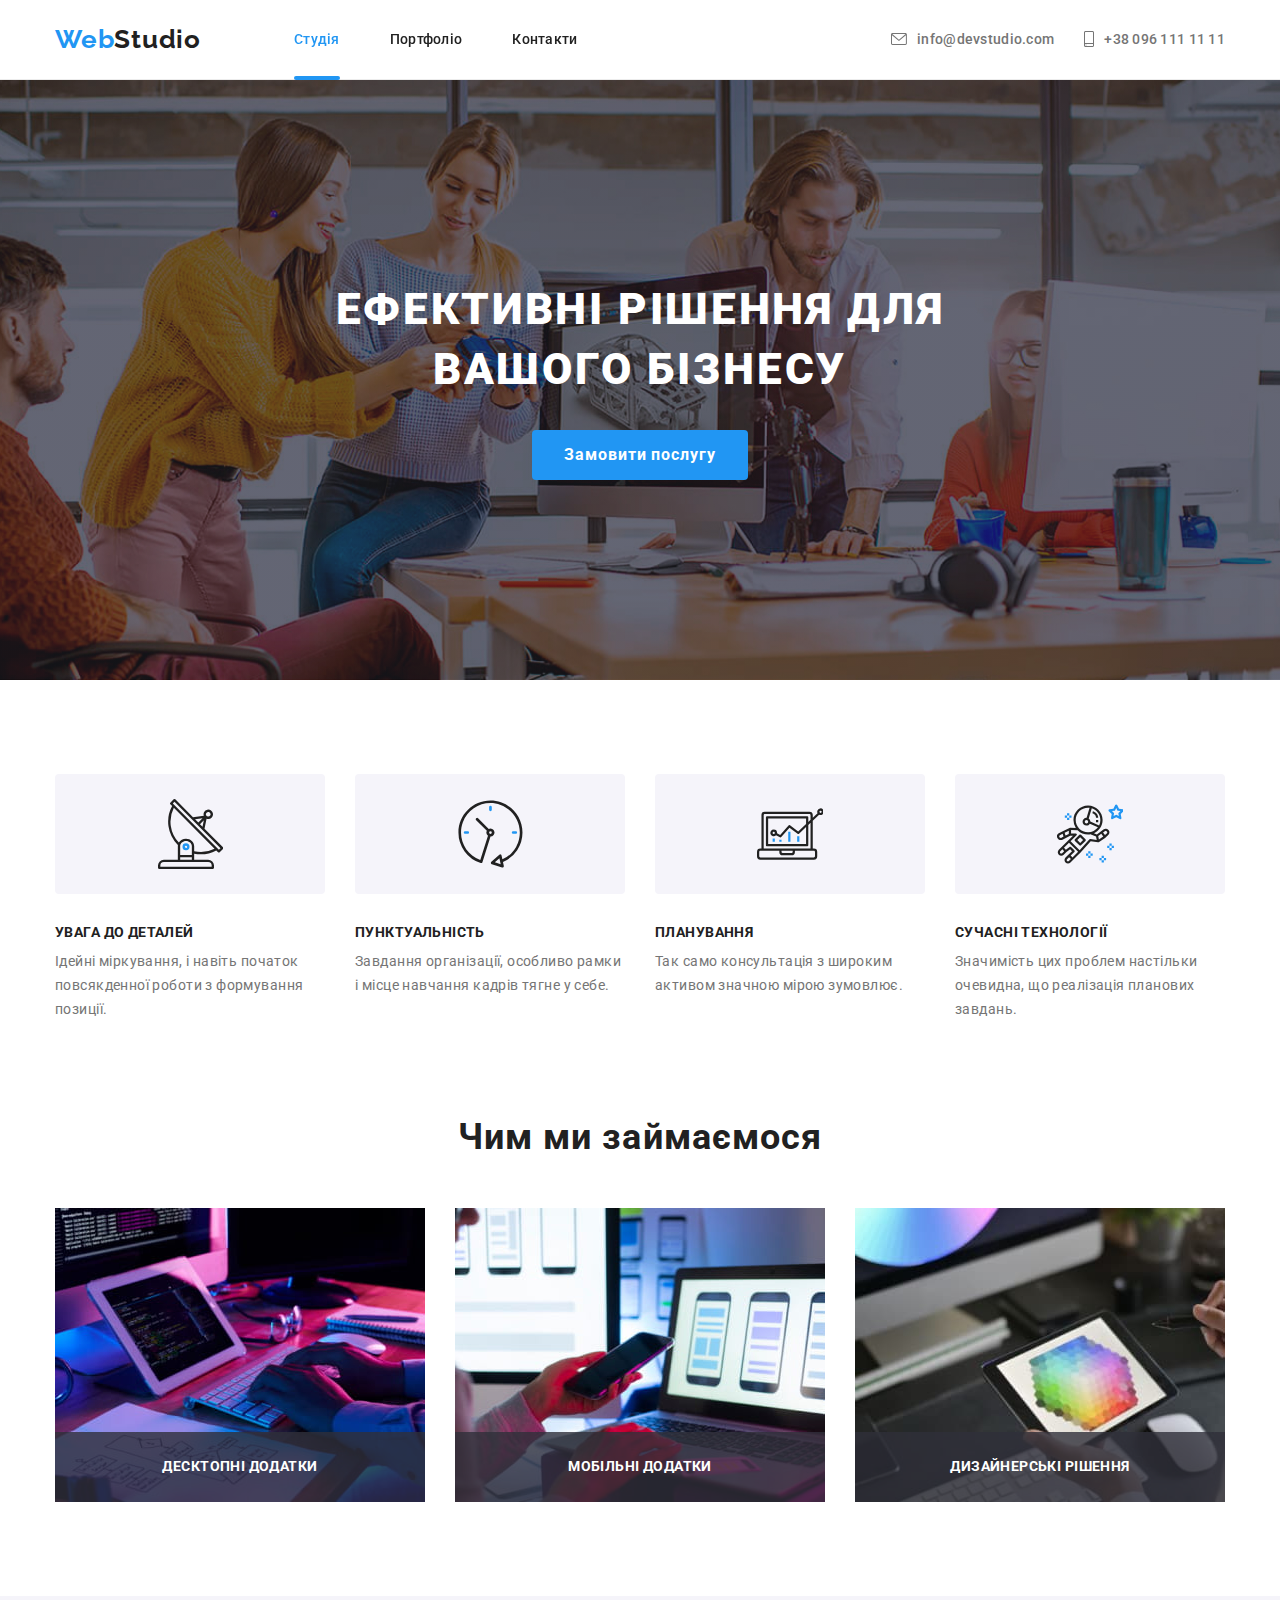
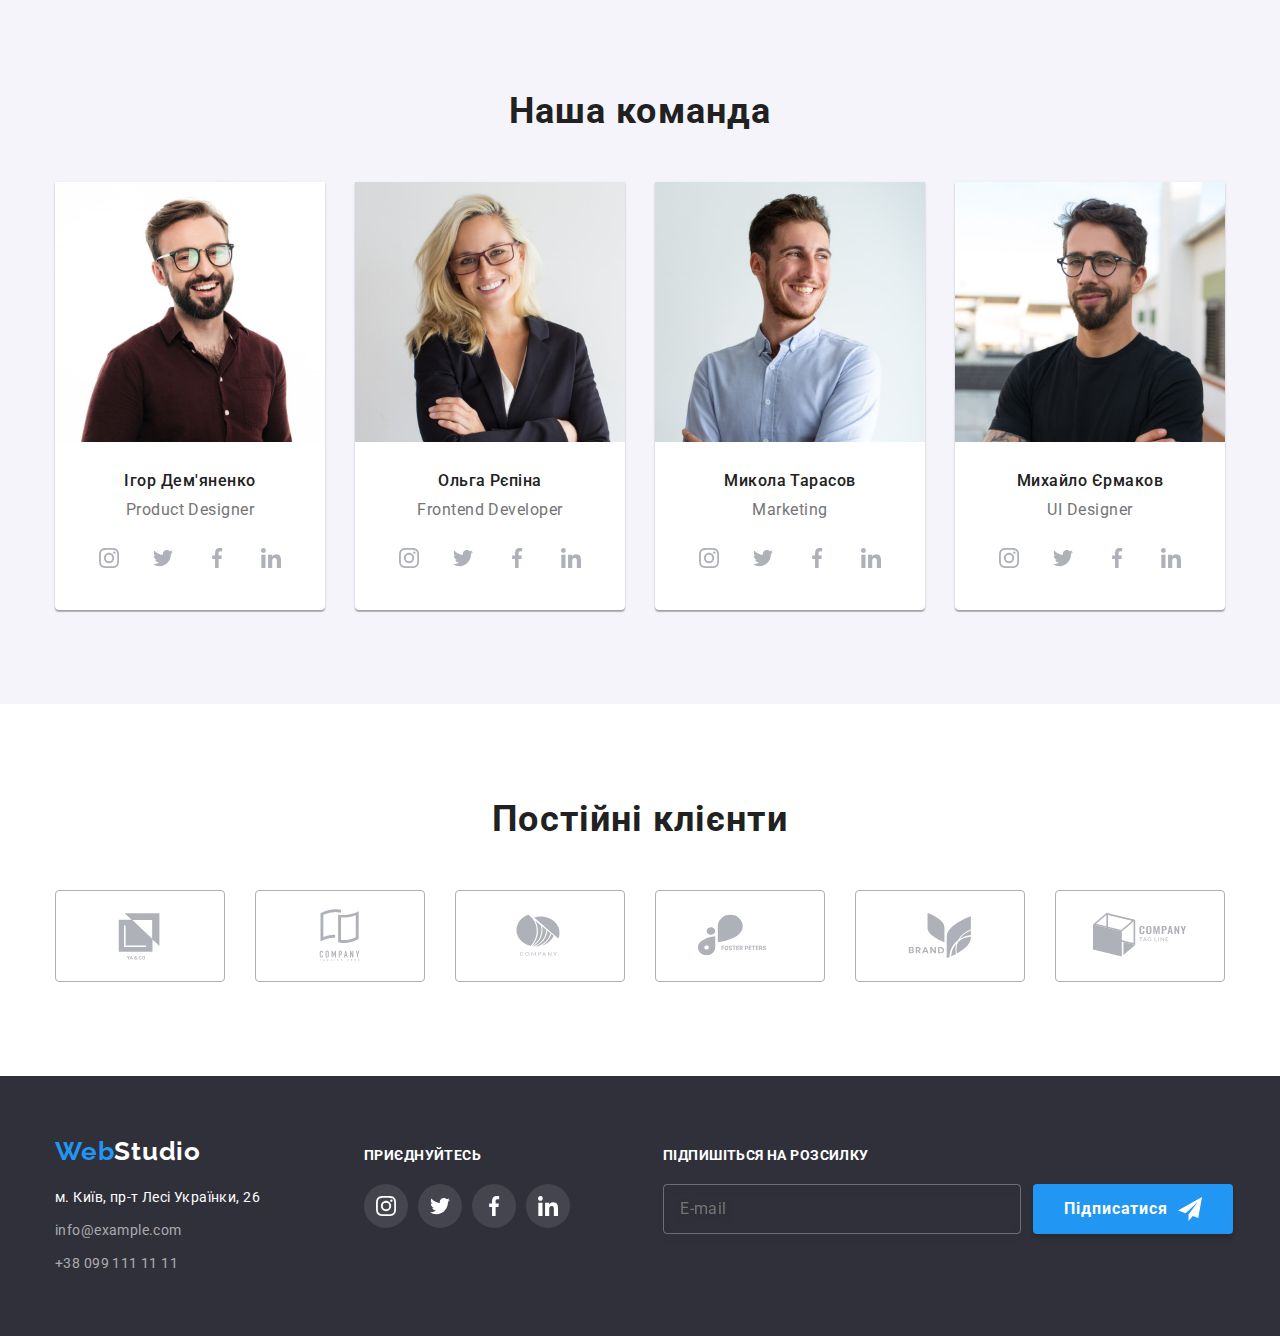
<file: index.html>
<!DOCTYPE html>
<html lang="uk">
  <head>
    <meta charset="UTF-8" />
    <meta http-equiv="X-UA-Compatible" content="IE=edge" />
    <meta name="viewport" content="width=device-width, initial-scale=1.0" />
    <title>WebStudio</title>
    <link
      rel="stylesheet"
      href="https://cdnjs.cloudflare.com/ajax/libs/modern-normalize/1.1.0/modern-normalize.css"
      integrity="sha512-Y0MM+V6ymRKN2zStTqzQ227DWhhp4Mzdo6gnlRnuaNCbc+YN/ZH0sBCLTM4M0oSy9c9VKiCvd4Jk44aCLrNS5Q=="
      crossorigin="anonymous"
      referrerpolicy="no-referrer"
    />
    <link rel="preconnect" href="https://fonts.googleapis.com" />
    <link rel="preconnect" href="https://fonts.gstatic.com" crossorigin />
    <link
      href="https://fonts.googleapis.com/css2?family=Raleway:wght@700&family=Roboto:wght@400;500;700;900&display=swap"
      rel="stylesheet"
    />
    <link rel="stylesheet" href="./css/styles.css" />
  </head>
  <body>
    <header class="header">
      <div class="container header-container">
        <a class="logo link" href="./index.html">
          <span class="logo-part">Web</span>Studio
        </a>
        <nav class="navigation">
          <ul class="navigation-list list">
            <li class="navigation-item">
              <a class="link current" href="./index.html">Студія</a>
            </li>
            <li class="navigation-item">
              <a class="link" href="./portfolio.html">Портфоліо</a>
            </li>
            <li class="navigation-item">
              <a class="link" href="">Контакти</a>
            </li>
          </ul>
        </nav>
        <ul class="navigation-contacts list">
          <li class="navigation-contacts-item">
            <a class="link" href="mailto:info@devstudio.com">
              <svg class="header-contacts-icon" width="16" height="12">
                <use href="./images/icons.svg#icon-envelope"></use>
              </svg>
              info@devstudio.com
            </a>
          </li>
          <li class="navigation-contacts-item">
            <a class="link" href="tel:+380961111111">
              <svg class="header-contacts-icon" width="10" height="16">
                <use href="./images/icons.svg#icon-smartphone"></use>
              </svg>
              +38 096 111 11 11
            </a>
          </li>
        </ul>
      </div>
    </header>
    <main>
      <section class="hero">
        <div class="container">
          <h1 class="hero-title">Ефективні рішення для вашого бізнесу</h1>
          <button class="hero-btn" type="button" data-modal-open>
            Замовити послугу
          </button>
        </div>
      </section>
      <section class="about">
        <div class="container">
          <ul class="about-list list">
            <li class="about-list-item">
              <div class="about-icon-box">
                <svg class="about-icon" width="66.96" height="70">
                  <use href="./images/icons.svg#icon-antenna"></use>
                </svg>
              </div>
              <h3 class="about-list-title">Увага до деталей</h3>
              <p class="about-list-text">
                Ідейні міркування, і навіть початок повсякденної роботи з
                формування позиції.
              </p>
            </li>
            <li class="about-list-item">
              <div class="about-icon-box">
                <svg class="about-icon" width="66.96" height="70">
                  <use href="./images/icons.svg#icon-clock"></use>
                </svg>
              </div>
              <h3 class="about-list-title">Пунктуальність</h3>
              <p class="about-list-text">
                Завдання організації, особливо рамки і місце навчання кадрів
                тягне у себе.
              </p>
            </li>
            <li class="about-list-item">
              <div class="about-icon-box">
                <svg class="about-icon" width="66.96" height="70">
                  <use href="./images/icons.svg#icon-diagram"></use>
                </svg>
              </div>
              <h3 class="about-list-title">Планування</h3>
              <p class="about-list-text">
                Так само консультація з широким активом значною мірою зумовлює.
              </p>
            </li>
            <li class="about-list-item">
              <div class="about-icon-box">
                <svg class="about-icon" width="66.96" height="70">
                  <use href="./images/icons.svg#icon-astronaut"></use>
                </svg>
              </div>
              <h3 class="about-list-title">Сучасні технології</h3>
              <p class="about-list-text">
                Значимість цих проблем настільки очевидна, що реалізація
                планових завдань.
              </p>
            </li>
          </ul>
        </div>
      </section>
      <section class="ocupation">
        <div class="container">
          <h2 class="ocupation-title">Чим ми займаємося</h2>
          <ul class="ocupation-list list">
            <li class="ocupation-list-item">
              <img
                src="./images/ocupation-1.jpg"
                alt="Наша занятость"
                width="370"
                height="294"
              />
              <p class="ocupation-top-text">Десктопні додатки</p>
            </li>
            <li class="ocupation-list-item">
              <img
                src="./images/ocupation-2.jpg"
                alt="Наша занятость"
                width="370"
                height="294"
              />
              <p class="ocupation-top-text">Мобільні додатки</p>
            </li>
            <li class="ocupation-list-item">
              <img
                src="./images/ocupation-3.jpg"
                alt="Наша занятость"
                width="370"
                height="294"
              />
              <p class="ocupation-top-text">Дизайнерські рішення</p>
            </li>
          </ul>
        </div>
      </section>
      <section class="team">
        <div class="container">
          <h2 class="team-title">Наша команда</h2>
          <ul class="team-list list">
            <li class="team-list-item">
              <img
                src="./images/team-1.jpg"
                alt="Наша команда"
                width="270"
                height="260"
              />
              <div class="team-desc">
                <h3 class="team-name">Ігор Дем'яненко</h3>
                <p class="team-text">Product Designer</p>
                <ul class="team-soc list">
                  <li class="team-soc-item">
                    <a href="" class="team-soc-link link">
                      <svg class="team-soc-icon" width="20" height="20">
                        <use href="./images/icons.svg#icon-instagram"></use>
                      </svg>
                    </a>
                  </li>
                  <li class="team-soc-item">
                    <a href="" class="team-soc-link link">
                      <svg class="team-soc-icon" width="20" height="20">
                        <use href="./images/icons.svg#icon-twitter"></use>
                      </svg>
                    </a>
                  </li>
                  <li class="team-soc-item">
                    <a href="" class="team-soc-link link">
                      <svg class="team-soc-icon" width="20" height="20">
                        <use href="./images/icons.svg#icon-facebook"></use>
                      </svg>
                    </a>
                  </li>
                  <li class="team-soc-item">
                    <a href="" class="team-soc-link link">
                      <svg class="team-soc-icon" width="20" height="20">
                        <use href="./images/icons.svg#icon-linkedin"></use>
                      </svg>
                    </a>
                  </li>
                </ul>
              </div>
            </li>
            <li class="team-list-item">
              <img
                src="./images/team-2.jpg"
                alt="Наша команда"
                width="270"
                height="260"
              />
              <div class="team-desc">
                <h3 class="team-name">Ольга Рєпіна</h3>
                <p class="team-text">Frontend Developer</p>
                <ul class="team-soc list">
                  <li class="team-soc-item">
                    <a href="" class="team-soc-link link">
                      <svg class="team-soc-icon" width="20" height="20">
                        <use href="./images/icons.svg#icon-instagram"></use>
                      </svg>
                    </a>
                  </li>
                  <li class="team-soc-item">
                    <a href="" class="team-soc-link link">
                      <svg class="team-soc-icon" width="20" height="20">
                        <use href="./images/icons.svg#icon-twitter"></use>
                      </svg>
                    </a>
                  </li>
                  <li class="team-soc-item">
                    <a href="" class="team-soc-link link">
                      <svg class="team-soc-icon" width="20" height="20">
                        <use href="./images/icons.svg#icon-facebook"></use>
                      </svg>
                    </a>
                  </li>
                  <li class="team-soc-item">
                    <a href="" class="team-soc-link link">
                      <svg class="team-soc-icon" width="20" height="20">
                        <use href="./images/icons.svg#icon-linkedin"></use>
                      </svg>
                    </a>
                  </li>
                </ul>
              </div>
            </li>
            <li class="team-list-item">
              <img
                src="./images/team-3.jpg"
                alt="Наша команда"
                width="270"
                height="260"
              />
              <div class="team-desc">
                <h3 class="team-name">Микола Тарасов</h3>
                <p class="team-text">Marketing</p>
                <ul class="team-soc list">
                  <li class="team-soc-item">
                    <a href="" class="team-soc-link link">
                      <svg class="team-soc-icon" width="20" height="20">
                        <use href="./images/icons.svg#icon-instagram"></use>
                      </svg>
                    </a>
                  </li>
                  <li class="team-soc-item">
                    <a href="" class="team-soc-link link">
                      <svg class="team-soc-icon" width="20" height="20">
                        <use href="./images/icons.svg#icon-twitter"></use>
                      </svg>
                    </a>
                  </li>
                  <li class="team-soc-item">
                    <a href="" class="team-soc-link link">
                      <svg class="team-soc-icon" width="20" height="20">
                        <use href="./images/icons.svg#icon-facebook"></use>
                      </svg>
                    </a>
                  </li>
                  <li class="team-soc-item">
                    <a href="" class="team-soc-link link">
                      <svg class="team-soc-icon" width="20" height="20">
                        <use href="./images/icons.svg#icon-linkedin"></use>
                      </svg>
                    </a>
                  </li>
                </ul>
              </div>
            </li>
            <li class="team-list-item">
              <img
                src="./images/team-4.jpg"
                alt="Наша команда"
                width="270"
                height="260"
              />
              <div class="team-desc">
                <h3 class="team-name">Михайло Єрмаков</h3>
                <p class="team-text">UI Designer</p>
                <ul class="team-soc list">
                  <li class="team-soc-item">
                    <a href="" class="team-soc-link link">
                      <svg class="team-soc-icon" width="20" height="20">
                        <use href="./images/icons.svg#icon-instagram"></use>
                      </svg>
                    </a>
                  </li>
                  <li class="team-soc-item">
                    <a href="" class="team-soc-link link">
                      <svg class="team-soc-icon" width="20" height="20">
                        <use href="./images/icons.svg#icon-twitter"></use>
                      </svg>
                    </a>
                  </li>
                  <li class="team-soc-item">
                    <a href="" class="team-soc-link link">
                      <svg class="team-soc-icon" width="20" height="20">
                        <use href="./images/icons.svg#icon-facebook"></use>
                      </svg>
                    </a>
                  </li>
                  <li class="team-soc-item">
                    <a href="" class="team-soc-link link">
                      <svg class="team-soc-icon" width="20" height="20">
                        <use href="./images/icons.svg#icon-linkedin"></use>
                      </svg>
                    </a>
                  </li>
                </ul>
              </div>
            </li>
          </ul>
        </div>
      </section>
      <section class="clients">
        <div class="container">
          <h2 class="clients-title">Постійні клієнти</h2>
          <ul class="clients-list list">
            <li class="clients-item">
              <a href="" class="clients-link link">
                <svg class="clients-icon" width="106" height="60">
                  <use href="./images/icons.svg#icon-company-1"></use>
                </svg>
              </a>
            </li>
            <li class="clients-item">
              <a href="" class="clients-link link">
                <svg class="clients-icon" width="106" height="60">
                  <use href="./images/icons.svg#icon-company-2"></use>
                </svg>
              </a>
            </li>
            <li class="clients-item">
              <a href="" class="clients-link link">
                <svg class="clients-icon" width="106" height="60">
                  <use href="./images/icons.svg#icon-company-3"></use>
                </svg>
              </a>
            </li>
            <li class="clients-item">
              <a href="" class="clients-link link">
                <svg class="clients-icon" width="106" height="60">
                  <use href="./images/icons.svg#icon-company-4"></use>
                </svg>
              </a>
            </li>
            <li class="clients-item">
              <a href="" class="clients-link link">
                <svg class="clients-icon" width="106" height="60">
                  <use href="./images/icons.svg#icon-company-5"></use>
                </svg>
              </a>
            </li>
            <li class="clients-item">
              <a href="" class="clients-link link">
                <svg class="clients-icon" width="106" height="60">
                  <use href="./images/icons.svg#icon-company-6"></use>
                </svg>
              </a>
            </li>
          </ul>
        </div>
      </section>
    </main>
    <footer class="footer">
      <div class="container footer-box">
        <div>
          <a class="footer-logo logo link" href="./index.html">
            <span class="logo-part">Web</span>Studio
          </a>
          <address class="footer-adress">
            <ul class="footer-list list">
              <li class="footer-list-item">
                <a
                  class="link"
                  href="https://goo.gl/maps/cDDHnSAx8AyoMv9Q9"
                  target="_blank"
                  rel="noopener nofollow norefferer"
                  >м. Київ, пр-т Лесі Українки, 26
                </a>
              </li>
              <li class="footer-list-item">
                <a class="link" href="mailto:info@example.com"
                  >info@example.com</a
                >
              </li>
              <li class="footer-list-item">
                <a class="link" href="tel:+380991111111">+38 099 111 11 11</a>
              </li>
            </ul>
          </address>
        </div>
        <div class="footer-soc">
          <h3 class="footer-soc-title">Приєднуйтесь</h3>
          <ul class="footer-soc-list list">
            <li class="footer-soc-item">
              <a href="" class="footer-soc-link link">
                <svg class="footer-soc-icon" width="20" height="20">
                  <use href="./images/icons.svg#icon-instagram"></use>
                </svg>
              </a>
            </li>
            <li class="footer-soc-item">
              <a href="" class="footer-soc-link link">
                <svg class="footer-soc-icon" width="20" height="20">
                  <use href="./images/icons.svg#icon-twitter"></use>
                </svg>
              </a>
            </li>
            <li class="footer-soc-item">
              <a href="" class="footer-soc-link link">
                <svg class="footer-soc-icon" width="20" height="20">
                  <use href="./images/icons.svg#icon-facebook"></use>
                </svg>
              </a>
            </li>
            <li class="footer-soc-item">
              <a href="" class="footer-soc-link link">
                <svg class="footer-soc-icon" width="20" height="20">
                  <use href="./images/icons.svg#icon-linkedin"></use>
                </svg>
              </a>
            </li>
          </ul>
        </div>
        <div class="footer-subsribe">
          <h3 class="footer-subscribe-title">Підпишіться на розсилку</h3>
          <form action="" class="footer-subcribe-form">
            <label>
              <input
                type="text"
                class="footer-input"
                name="subscribe-email"
                placeholder="E-mail"
              />
            </label>
            <button class="footer-subscribe-button" type="submit">
              Підписатися
              <svg class="backdrop-icon-close" width="24" height="24">
                <use href="./images/icons.svg#icon-send"></use>
              </svg>
            </button>
          </form>
        </div>
      </div>
    </footer>
    <div class="backdrop is-hidden" data-modal>
      <div class="modal">
        <button class="backdrop-close" type="button" data-modal-close>
          <svg class="backdrop-icon-close" width="10" height="10">
            <use href="./images/icons.svg#icon-close"></use>
          </svg>
        </button>
        <p class="modal-top-text">Залиште свої дані, ми вам передзвонимо</p>
        <form action="" class="modal-form">
          <div class="modal-input-field">
            <label for="">
              Ім'я
              <span class="input-wrap">
                <input class="modal-input" type="text" name="user-name" />
                <svg class="input-logo" width="18" height="18">
                  <use href="./images/icons.svg#icon-person"></use>
                </svg>
              </span>
            </label>
          </div>
          <div class="modal-input-field">
            <label for="">
              Телефон
              <span class="input-wrap">
                <input class="modal-input" type="tel" name="user-tel" />
                <svg class="input-logo" width="18" height="18">
                  <use href="./images/icons.svg#icon-phone"></use>
                </svg>
              </span>
            </label>
          </div>
          <div class="modal-input-field">
            <label for="">
              Пошта
              <span class="input-wrap">
                <input class="modal-input" type="email" name="user-email" />
                <svg class="input-logo" width="18" height="18">
                  <use href="./images/icons.svg#icon-email"></use>
                </svg>
              </span>
            </label>
          </div>
          <div class="modal-input-field">
            <label for="user-comment">
              Коментар
              <textarea
                class="modal-comment"
                name="user-comment"
                id="user-comment"
                placeholder="Введіть текст"
              ></textarea>
            </label>
          </div>
          <div class="modal-input-field modal-check-wrap">
            <label for="user-policy">
              <input
                type="checkbox"
                name="user-policy"
                value="true"
                class="modal-check visibility-hidden"
                id="user-policy"
              />
              <span class="user-policy-text">Погоджуюся з розсилкою та приймаю&nbsp;<a href="" class="user-policy link">Умови договору</a></span>
            </label>
          </div>
          <button class="modal-button" type="submit">Відправити</button>
        </form>
      </div>
    </div>
    <script src="./js/modal.js"></script>
  </body>
</html>
</file>
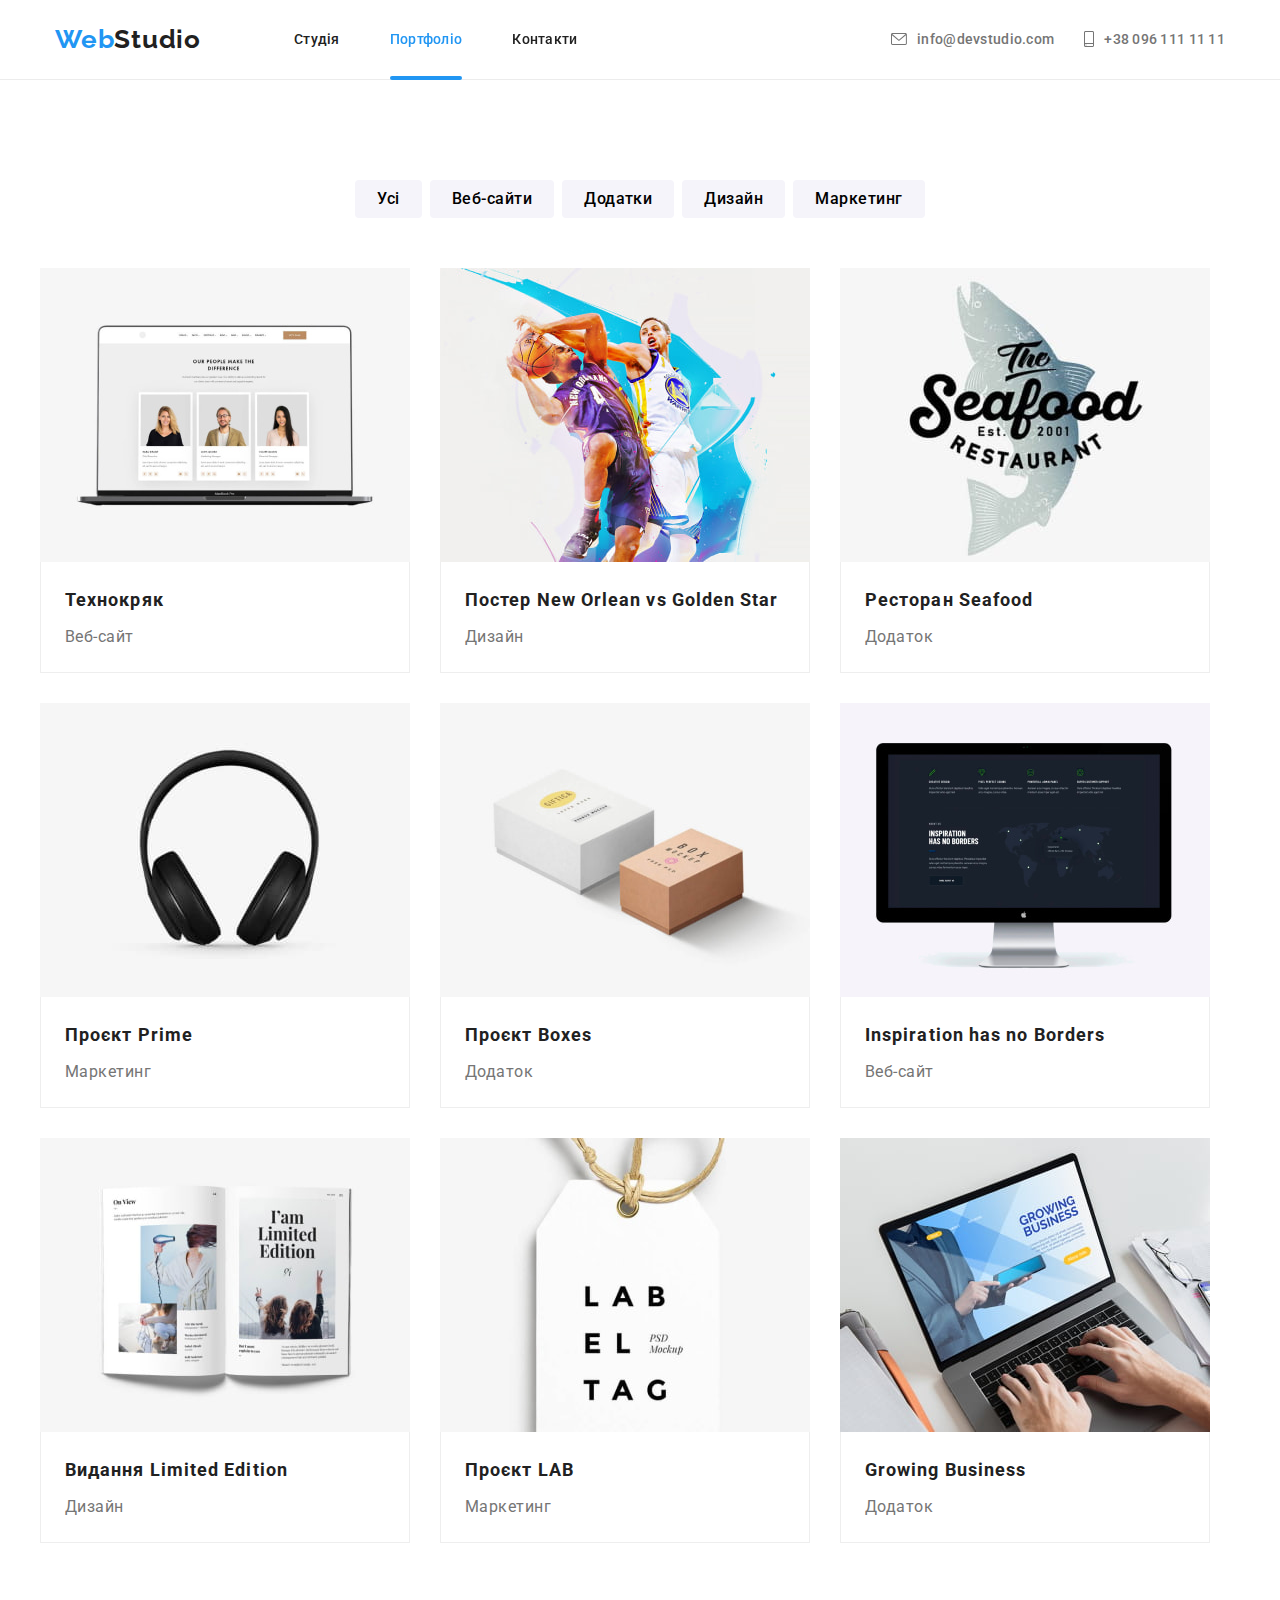
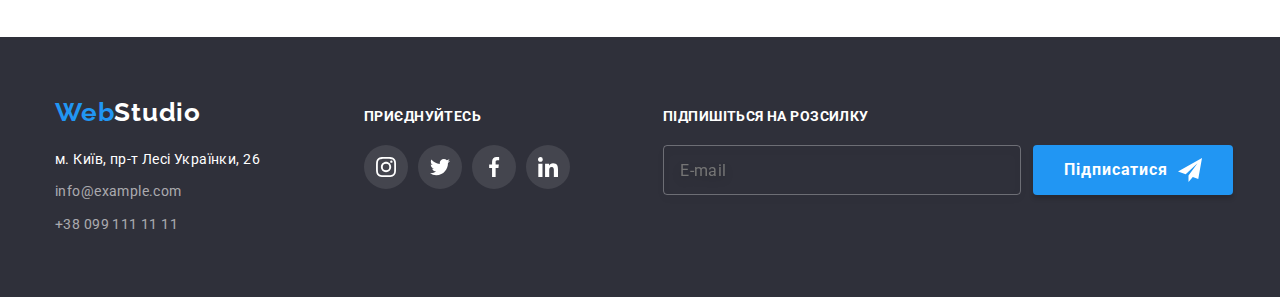
<file: portfolio.html>
<!DOCTYPE html>
<html lang="ru">
  <head>
    <meta charset="UTF-8" />
    <meta http-equiv="X-UA-Compatible" content="IE=edge" />
    <meta name="viewport" content="width=device-width, initial-scale=1.0" />
    <title>Портфолио</title>
    <link
      rel="stylesheet"
      href="https://cdnjs.cloudflare.com/ajax/libs/modern-normalize/1.1.0/modern-normalize.css"
      integrity="sha512-Y0MM+V6ymRKN2zStTqzQ227DWhhp4Mzdo6gnlRnuaNCbc+YN/ZH0sBCLTM4M0oSy9c9VKiCvd4Jk44aCLrNS5Q=="
      crossorigin="anonymous"
      referrerpolicy="no-referrer"
    />
    <link rel="preconnect" href="https://fonts.googleapis.com" />
    <link rel="preconnect" href="https://fonts.gstatic.com" crossorigin />
    <link
      href="https://fonts.googleapis.com/css2?family=Raleway:wght@700&family=Roboto:wght@400;500;700;900&display=swap"
      rel="stylesheet"
    />
    <link rel="stylesheet" href="./css/styles.css" />
  </head>
  <body>
    <header class="header">
      <div class="container header-container">
        <a class="logo link" href="./index.html">
          <span class="logo-part">Web</span>Studio
        </a>
        <nav class="navigation">
          <ul class="navigation-list list">
            <li class="navigation-item">
              <a class="link" href="./index.html">Студія</a>
            </li>
            <li class="navigation-item">
              <a class="link current" href="./portfolio.html">Портфоліо</a>
            </li>
            <li class="navigation-item">
              <a class="link" href="">Контакти</a>
            </li>
          </ul>
        </nav>
        <ul class="navigation-contacts list">
          <li class="navigation-contacts-item">
            <a class="link" href="mailto:info@devstudio.com">
              <svg class="header-contacts-icon" width="16" height="12">
                <use href="./images/icons.svg#icon-envelope"></use>
              </svg>
              info@devstudio.com
            </a>
          </li>
          <li class="navigation-contacts-item">
            <a class="link" href="tel:+380961111111">
              <svg class="header-contacts-icon" width="10" height="16">
                <use href="./images/icons.svg#icon-smartphone"></use>
              </svg>
              +38 096 111 11 11
            </a>
          </li>
        </ul>
      </div>
    </header>
    <main>
      <section class="portfolio">
        <div class="container">
          <ul class="portfolio-btn-list list">
            <li class="portfolio-btn"><button type="button">Усі</button></li>
            <li class="portfolio-btn">
              <button type="button">Веб-сайти</button>
            </li>
            <li class="portfolio-btn">
              <button type="button">Додатки</button>
            </li>
            <li class="portfolio-btn">
              <button type="button">Дизайн</button>
            </li>
            <li class="portfolio-btn">
              <button type="button">Маркетинг</button>
            </li>
          </ul>
          <ul class="portfolio-gallery list">
            <li class="portfolio-gallery-item">
              <div class="portfolio-gallery-top-wrap">
                <img
                  src="./images/portfolio-1.jpg"
                  alt="Portfolio"
                  width="370"
                  height="294"
                />
                <p class="portfolio-gallery-top-text">
                  Ресурс пропонує комплексні пропозиції з різним рівнем
                  функціоналу та сервісів. Все це дозволить відвідувачу отримати
                  вичерпні відомості про компанію чи приватну особу.
                </p>
              </div>
              <div class="portfolio-gallery-desc">
                <h3 class="portfolio-gallery-title">Технокряк</h3>
                <p class="portfolio-gallery-category">Веб-сайт</p>
              </div>
            </li>
            <li class="portfolio-gallery-item">
              <div class="portfolio-gallery-top-wrap">
                <img
                  src="./images/portfolio-2.jpg"
                  alt="Portfolio"
                  width="370"
                  height="294"
                />
                <p class="portfolio-gallery-top-text">
                  Ресурс пропонує комплексні пропозиції з різним рівнем
                  функціоналу та сервісів. Все це дозволить відвідувачу отримати
                  вичерпні відомості про компанію чи приватну особу.
                </p>
              </div>
              <div class="portfolio-gallery-desc">
                <h3 class="portfolio-gallery-title">
                  Постер New Orlean vs Golden Star
                </h3>
                <p class="portfolio-gallery-category">Дизайн</p>
              </div>
            </li>
            <li class="portfolio-gallery-item">
              <div class="portfolio-gallery-top-wrap">
                <img
                  src="./images/portfolio-3.jpg"
                  alt="Portfolio"
                  width="370"
                  height="294"
                />
                <p class="portfolio-gallery-top-text">
                  Ресурс пропонує комплексні пропозиції з різним рівнем
                  функціоналу та сервісів. Все це дозволить відвідувачу отримати
                  вичерпні відомості про компанію чи приватну особу.
                </p>
              </div>
              <div class="portfolio-gallery-desc">
                <h3 class="portfolio-gallery-title">Ресторан Seafood</h3>
                <p class="portfolio-gallery-category">Додаток</p>
              </div>
            </li>
            <li class="portfolio-gallery-item">
              <div class="portfolio-gallery-top-wrap">
                <img
                  src="./images/portfolio-4.jpg"
                  alt="Portfolio"
                  width="370"
                  height="294"
                />
                <p class="portfolio-gallery-top-text">
                  Ресурс пропонує комплексні пропозиції з різним рівнем
                  функціоналу та сервісів. Все це дозволить відвідувачу отримати
                  вичерпні відомості про компанію чи приватну особу.
                </p>
              </div>
              <div class="portfolio-gallery-desc">
                <h3 class="portfolio-gallery-title">Проєкт Prime</h3>
                <p class="portfolio-gallery-category">Маркетинг</p>
              </div>
            </li>
            <li class="portfolio-gallery-item">
              <div class="portfolio-gallery-top-wrap">
                <img
                  src="./images/portfolio-5.jpg"
                  alt="Portfolio"
                  width="370"
                  height="294"
                />
                <p class="portfolio-gallery-top-text">
                  Ресурс пропонує комплексні пропозиції з різним рівнем
                  функціоналу та сервісів. Все це дозволить відвідувачу отримати
                  вичерпні відомості про компанію чи приватну особу.
                </p>
              </div>
              <div class="portfolio-gallery-desc">
                <h3 class="portfolio-gallery-title">Проєкт Boxes</h3>
                <p class="portfolio-gallery-category">Додаток</p>
              </div>
            </li>
            <li class="portfolio-gallery-item">
              <div class="portfolio-gallery-top-wrap">
                <img
                  src="./images/portfolio-6.jpg"
                  alt="Portfolio"
                  width="370"
                  height="294"
                />
                <p class="portfolio-gallery-top-text">
                  Ресурс пропонує комплексні пропозиції з різним рівнем
                  функціоналу та сервісів. Все це дозволить відвідувачу отримати
                  вичерпні відомості про компанію чи приватну особу.
                </p>
              </div>
              <div class="portfolio-gallery-desc">
                <h3 class="portfolio-gallery-title">
                  Inspiration has no Borders
                </h3>
                <p class="portfolio-gallery-category">Веб-сайт</p>
              </div>
            </li>
            <li class="portfolio-gallery-item">
              <div class="portfolio-gallery-top-wrap">
                <img
                  src="./images/portfolio-7.jpg"
                  alt="Portfolio"
                  width="370"
                  height="294"
                />
                <p class="portfolio-gallery-top-text">
                  Ресурс пропонує комплексні пропозиції з різним рівнем
                  функціоналу та сервісів. Все це дозволить відвідувачу отримати
                  вичерпні відомості про компанію чи приватну особу.
                </p>
              </div>
              <div class="portfolio-gallery-desc">
                <h3 class="portfolio-gallery-title">Видання Limited Edition</h3>
                <p class="portfolio-gallery-category">Дизайн</p>
              </div>
            </li>
            <li class="portfolio-gallery-item">
              <div class="portfolio-gallery-top-wrap">
                <img
                  src="./images/portfolio-8.jpg"
                  alt="Portfolio"
                  width="370"
                  height="294"
                />
                <p class="portfolio-gallery-top-text">
                  Ресурс пропонує комплексні пропозиції з різним рівнем
                  функціоналу та сервісів. Все це дозволить відвідувачу отримати
                  вичерпні відомості про компанію чи приватну особу.
                </p>
              </div>
              <div class="portfolio-gallery-desc">
                <h3 class="portfolio-gallery-title">Проєкт LAB</h3>
                <p class="portfolio-gallery-category">Маркетинг</p>
              </div>
            </li>
            <li class="portfolio-gallery-item">
              <div class="portfolio-gallery-top-wrap">
                <img
                  src="./images/portfolio-9.jpg"
                  alt="Portfolio"
                  width="370"
                  height="294"
                />
                <p class="portfolio-gallery-top-text">
                  Ресурс пропонує комплексні пропозиції з різним рівнем
                  функціоналу та сервісів. Все це дозволить відвідувачу отримати
                  вичерпні відомості про компанію чи приватну особу.
                </p>
              </div>
              <div class="portfolio-gallery-desc">
                <h3 class="portfolio-gallery-title">Growing Business</h3>
                <p class="portfolio-gallery-category">Додаток</p>
              </div>
            </li>
          </ul>
        </div>
      </section>
    </main>
    <footer class="footer">
      <div class="container footer-box">
        <div>
          <a class="footer-logo logo link" href="./index.html">
            <span class="logo-part">Web</span>Studio
          </a>
          <address class="footer-adress">
            <ul class="footer-list list">
              <li class="footer-list-item">
                <a
                  class="link"
                  href="https://goo.gl/maps/cDDHnSAx8AyoMv9Q9"
                  target="_blank"
                  rel="noopener nofollow norefferer"
                  >м. Київ, пр-т Лесі Українки, 26
                </a>
              </li>
              <li class="footer-list-item">
                <a class="link" href="mailto:info@example.com"
                  >info@example.com</a
                >
              </li>
              <li class="footer-list-item">
                <a class="link" href="tel:+380991111111">+38 099 111 11 11</a>
              </li>
            </ul>
          </address>
        </div>
        <div class="footer-soc">
          <h3 class="footer-soc-title">Приєднуйтесь</h3>
          <ul class="footer-soc-list list">
            <li class="footer-soc-item">
              <a href="" class="footer-soc-link link">
                <svg class="footer-soc-icon" width="20" height="20">
                  <use href="./images/icons.svg#icon-instagram"></use>
                </svg>
              </a>
            </li>
            <li class="footer-soc-item">
              <a href="" class="footer-soc-link link">
                <svg class="footer-soc-icon" width="20" height="20">
                  <use href="./images/icons.svg#icon-twitter"></use>
                </svg>
              </a>
            </li>
            <li class="footer-soc-item">
              <a href="" class="footer-soc-link link">
                <svg class="footer-soc-icon" width="20" height="20">
                  <use href="./images/icons.svg#icon-facebook"></use>
                </svg>
              </a>
            </li>
            <li class="footer-soc-item">
              <a href="" class="footer-soc-link link">
                <svg class="footer-soc-icon" width="20" height="20">
                  <use href="./images/icons.svg#icon-linkedin"></use>
                </svg>
              </a>
            </li>
          </ul>
        </div>
        <div class="footer-subsribe">
          <h3 class="footer-subscribe-title">Підпишіться на розсилку</h3>
          <form action="" class="footer-subcribe-form">
            <label>
              <input
                type="text"
                class="footer-input"
                name="subscribe-email"
                placeholder="E-mail"
              />
            </label>
            <button class="footer-subscribe-button" type="submit">
              Підписатися
              <svg class="backdrop-icon-close" width="24" height="24">
                <use href="./images/icons.svg#icon-send"></use>
              </svg>
            </button>
          </form>
        </div>
      </div>
    </footer>
  </body>
</html>
</file>
<file: css/styles.css>
:root {
  --accent-color: #2196f3;
  --primary-color: #212121;
}

p,
h1,
h2,
h3,
h4,
h5,
h6 {
  margin: 0;
}

ul {
  margin: 0;
  padding-left: 0;
}

img {
  display: block;
}

body {
  font-family: "Roboto", sans-serif;
  font-size: 14px;
  color: #212121;
}

.list {
  list-style: none;
}

.link {
  text-decoration: none;
  transition: cubic-bezier(0.4, 0, 0.2, 1);
  transition-property: background-color, color, fill, border;
  transition-duration: 250ms;
}

.container {
  width: 1200px;
  padding-left: 15px;
  padding-right: 15px;
  margin: 0 auto;
  /* border: solid 2px red; */
}

.visibility-hidden {
  position: absolute;
  white-space: nowrap;
  width: 1px;
  height: 1px;
  overflow: hidden;
  border: 0;
  padding: 0;
  clip: rect(0 0 0 0);
  clip-path: inset(50%);
  margin: -1px;
}

main {
  padding-top: 80px;
}

/* ----HEADER----- */

.header {
  padding-top: 24px;
  padding-bottom: 25px;
  border-bottom: 1px solid #ececec;
  background-color: #ffffff;
  position: fixed;
  width: 100%;
  z-index: 1;
}

.header-container {
  display: flex;
  align-items: center;
}

.navigation-list {
  display: flex;
  column-gap: 50px;
}

.navigation-item a {
  padding-top: 32px;
  padding-bottom: 32px;
}

.navigation-contacts {
  display: flex;
  margin-left: auto;
  column-gap: 30px;
}

.navigation-contacts-item a {
  display: flex;
  align-items: center;
  gap: 10px;
}

.logo {
  font-family: "Raleway", sans-serif;
  font-weight: 700;
  font-size: 26px;
  line-height: 1.17;
  letter-spacing: 0.03em;
  color: var(--primary-color);
  margin-right: 93px;
}
.logo-part {
  color: var(--accent-color);
}

.navigation-item {
  position: relative;
}

.navigation-item a {
  font-weight: 500;
  line-height: 1.33;
  letter-spacing: 0.02em;
  color: var(--primary-color);
}
.navigation-contacts a {
  font-weight: 500;
  line-height: 1.33;
  letter-spacing: 0.02em;
  color: #757575;
  fill: #757575;
}

.header a:hover,
.header a:focus {
  color: var(--accent-color);
  fill: var(--accent-color);
}

.navigation-item .current {
  color: var(--accent-color);
  position: relative;
}

.current::after {
  content: "";
  display: block;
  height: 4px;
  width: 100%;
  border-radius: 2px;
  background-color: var(--accent-color);
  position: absolute;
  bottom: -1px;
}

/* -----HERO----- */

.hero {
  background-color: #2f303a;
  background-image: linear-gradient(
      rgba(47, 48, 58, 0.4),
      rgba(47, 48, 58, 0.4)
    ),
    url("../images/hero-bg.jpg");
  background-repeat: no-repeat;
  background-position: center;
  background-size: cover;
  padding-top: 200px;
  padding-bottom: 200px;
  max-width: 1600px;
  margin: 0 auto;
}
.hero .container {
  display: flex;
  text-align: center;
  flex-direction: column;
}

.hero-title {
  font-weight: 900;
  font-size: 44px;
  line-height: 1.36;
  letter-spacing: 0.06em;
  text-transform: uppercase;
  color: #ffffff;
  max-width: 700px;
  margin: 0 auto;
}
.hero-btn {
  font-family: "Roboto", sans-serif;
  font-weight: 700;
  font-size: 16px;
  line-height: 1.88;
  letter-spacing: 0.06em;
  color: #ffffff;
  background-color: var(--accent-color);
  cursor: pointer;
  margin: 0 auto;
  margin-top: 30px;
  min-width: 216px;
  min-height: 50px;
  background: #2196f3;
  padding-left: 0 auto;
  padding-right: 0 auto;
  border: transparent;
  border-radius: 4px;
}

/* -----ABOUT----- */

.about {
  padding-top: 94px;
  padding-bottom: 94px;
}
.about-list {
  display: flex;
  justify-content: center;
  column-gap: 30px;
}

.about-list-item {
  max-width: 270px;
}

.about-icon-box {
  width: 270px;
  height: 120px;
  background-color: #f5f4fa;
  border-radius: 4px;
  display: flex;
  align-items: center;
  justify-content: center;
}

.about-list-title {
  font-weight: 700;
  font-size: 14px;
  line-height: 1.17;
  letter-spacing: 0.03em;
  text-transform: uppercase;
  padding-top: 30px;
  padding-bottom: 10px;
}
.about-list-text {
  line-height: 1.71;
  letter-spacing: 0.03em;
  color: #757575;
}

/* -----OCUPATION----- */

.ocupation {
  padding-bottom: 94px;
}
.ocupation-title {
  font-weight: 700;
  font-size: 36px;
  line-height: 1.17;
  text-align: center;
  letter-spacing: 0.03em;
  margin-bottom: 50px;
}
.ocupation-list {
  display: flex;
  justify-content: center;
  column-gap: 30px;
}

.ocupation-list-item {
  position: relative;
  width: calc((100%-60) / 3);
}

.ocupation-top-text {
  font-weight: 700;
  font-size: 14px;
  line-height: 1.14;
  text-align: center;
  letter-spacing: 0.03em;
  text-transform: uppercase;
  color: #ffffff;
  position: absolute;
  width: 100%;
  bottom: 0;
  padding-top: 27px;
  padding-bottom: 27px;
  text-align: center;
  background-color: rgba(47, 48, 58, 0.8);
}

/* -----TEAM----- */

.team {
  background-color: #f5f4fa;
  padding-top: 94px;
  padding-bottom: 94px;
}
.team-title {
  font-weight: 700;
  font-size: 36px;
  line-height: 1.17;
  text-align: center;
  letter-spacing: 0.03em;
  margin-bottom: 50px;
}
.team-list {
  display: flex;
  column-gap: 30px;
}

.team-list-item {
  background-color: #fff;
  border-radius: 0px 0px 4px 4px;
  box-shadow: 0px 1px 3px rgba(0, 0, 0, 0.12), 0px 1px 1px rgba(0, 0, 0, 0.14),
    0px 2px 1px rgba(0, 0, 0, 0.2);
}
.team-name {
  font-weight: 500;
  font-size: 16px;
  line-height: 1.17;
  text-align: center;
  letter-spacing: 0.03em;
}
.team-text {
  font-size: 16px;
  line-height: 1.17;
  text-align: center;
  letter-spacing: 0.03em;
  color: #757575;
  padding-left: 5px;
  padding-right: 5px;
  margin-top: 10px;
  margin-bottom: 16px;
}

.team-soc {
  display: flex;
  justify-content: center;
  gap: 10px;
}
.team-soc-link {
  width: 44px;
  height: 44px;
  border-radius: 50%;
  background-color: #ffffff;
  display: flex;
  align-items: center;
  justify-content: center;
}

.team-soc-link:hover,
.team-soc-link:focus {
  background-color: var(--accent-color);
}

.team-soc-link:hover .team-soc-icon,
.team-soc-link:focus .team-soc-icon {
  fill: #ffffff;
}

.team-soc-icon {
  fill: #afb1b8;
  transition: cubic-bezier(0.4, 0, 0.2, 1);
  transition-property: fill;
  transition-duration: 250ms;
}

.team-desc {
  padding-top: 30px;
  padding-bottom: 30px;
}

/* -----Clients----- */

.clients {
  padding-top: 94px;
  padding-bottom: 94px;
}

.clients-title {
  font-size: 36px;
  line-height: 1.17;
  margin-bottom: 50px;
  letter-spacing: 0.03em;
  text-align: center;
}
.clients-list {
  display: flex;
  gap: 30px;
  justify-content: center;
}

.clients-item {
  width: 170px;
  height: 92px;
}

.clients-link {
  display: flex;
  width: 100%;
  height: 100%;
  justify-content: center;
  align-items: center;
  border: 1px solid #afb1b8;
  border-radius: 4px;
}

.clients-icon {
  fill: #afb1b8;
  transition: cubic-bezier(0.4, 0, 0.2, 1);
  transition-property: fill;
  transition-duration: 250ms;
}

.clients-link:hover,
.clients-link:focus {
  border: 1px solid var(--accent-color);
}

.clients-link:hover .clients-icon,
.clients-link:focus .clients-icon {
  fill: var(--accent-color);
}

/* -----PORTFOLIO----- */

.portfolio {
  padding-top: 100px;
  padding-bottom: 94px;
}

.portfolio .container {
  padding-left: 0;
  padding-right: 0;
}

.portfolio-btn-list {
  display: flex;
  justify-content: center;
  flex-direction: row;
  column-gap: 8px;
}

.portfolio-btn button {
  display: flex;
  justify-content: center;
  flex-direction: row;
  column-gap: 8px;
  background: #f5f4fa;
  border-radius: 4px;
  border: transparent;
  padding: 6px 22px;
  transition: cubic-bezier(0.4, 0, 0.2, 1);
  transition-property: background-color, color, box-shadow;
  transition-duration: 250ms;
}

.portfolio-btn button:hover,
.portfolio-btn button:focus {
  background-color: var(--accent-color);
  color: #ffffff;
  box-shadow: 0px 3px 1px rgba(0, 0, 0, 0.1), 0px 1px 2px rgba(0, 0, 0, 0.08),
    0px 2px 2px rgba(0, 0, 0, 0.12);
}

.portfolio-btn button {
  font-family: "Roboto", sans-serif;
  font-weight: 500;
  font-size: 16px;
  line-height: 1.62;
  text-align: center;
  letter-spacing: 0.03em;
  cursor: pointer;
}

.portfolio-gallery {
  margin-top: 50px;
  display: flex;
  flex-wrap: wrap;
  column-gap: 30px;
  row-gap: 30px;
}

.portfolio-gallery-item {
  background: #ffffff;
  width: 370px;
  cursor: pointer;
  transition: cubic-bezier(0.4, 0, 0.2, 1);
  transition-property: box-shadow;
  transition-duration: 250ms;
  position: relative;
}

.portfolio-gallery-top-wrap {
  position: relative;
  overflow: hidden;
}

.portfolio-gallery-top-text {
  font-size: 18px;
  line-height: 1.56;
  letter-spacing: 0.03em;
  color: #ffffff;
  position: absolute;
  top: 0;
  width: 100%;
  height: 100%;
  padding: 63px 24px;
  background-color: rgba(33, 150, 243, 0.9);
  transform: translateY(100%);
  transition: cubic-bezier(0.4, 0, 0.2, 1);
  transition-property: transform;
  transition-duration: 250ms;
  overflow: auto;
}

.portfolio-gallery-desc {
  border: 1px solid #eeeeee;
  border-top: 0;
}

.portfolio-gallery-item:hover,
.portfolio-gallery-item:focus {
  box-shadow: 0px 1px 1px rgba(0, 0, 0, 0.12), 0px 4px 4px rgba(0, 0, 0, 0.06),
    1px 4px 6px rgba(0, 0, 0, 0.16);
}

.portfolio-gallery-item:hover .portfolio-gallery-top-text,
.portfolio-gallery-item:focus .portfolio-gallery-top-text {
  transform: translateY(0%);
}

.portfolio-gallery-desc {
  padding-left: 24px;
  padding-top: 20px;
  padding-bottom: 20px;
}

.portfolio-gallery-title {
  font-weight: 700;
  font-size: 18px;
  line-height: 2;
  letter-spacing: 0.06em;
  margin-bottom: 4px;
}

.portfolio-gallery-category {
  font-size: 16px;
  line-height: 1.88;
  letter-spacing: 0.03em;
  color: #757575;
}

/* -----FOOTER----- */

.footer {
  background-color: #2f303a;
  padding-top: 60px;
  padding-bottom: 60px;
}

.footer-box {
  display: flex;
  gap: 70px;
  align-items: baseline;
}

.footer-logo {
  color: #ffffff;
}

.footer-adress a {
  color: rgba(255, 255, 255, 0.6);
  font-style: normal;
  line-height: 1.71;
  letter-spacing: 0.03em;
}

.footer a[href^="https"] {
  color: #ffffff;
}
.footer-list {
  margin-top: 20px;
  display: flex;
  flex-direction: column;
}

.footer-list-item:not(:last-child) {
  margin-bottom: 9px;
}

.footer a:hover,
.footer a:focus {
  color: var(--accent-color);
}

.footer-soc-title {
  font-weight: 700;
  font-size: 14px;
  line-height: 1.14;
  letter-spacing: 0.03em;
  text-transform: uppercase;
  color: #ffffff;
  margin-bottom: 20px;
}

.footer-soc-list {
  display: flex;
  justify-content: center;
  gap: 10px;
}

.footer-soc-link {
  background-color: rgba(255, 255, 255, 0.1);
  border-radius: 50%;
  width: 44px;
  height: 44px;
  display: flex;
  align-items: center;
  justify-content: center;
}
.footer-soc-icon {
  fill: #ffffff;
}

.footer-soc-link:hover,
.footer-soc-link:focus {
  background-color: var(--accent-color);
}

.footer-subsribe {
  margin-left: 23px;
}

.footer-subscribe-title {
  font-weight: 700;
  font-size: 14px;
  line-height: 1.14;
  letter-spacing: 0.03em;
  text-transform: uppercase;
  color: #ffffff;
  margin-bottom: 20px;
}

.footer-subcribe-form {
  display: flex;
  align-items: center;
  gap: 12px;
}

.footer-input {
  width: 358px;
  height: 50px;
  background-color: transparent;
  border: 1px solid rgba(255, 255, 255, 0.3);
  filter: drop-shadow(0px 4px 4px rgba(0, 0, 0, 0.15));
  border-radius: 4px;
  padding-left: 16px;
  font-weight: 400;
  font-size: 16px;
  line-height: 1.25;
  letter-spacing: 0.03em;
  caret-color: #ffffff;
  transition: border 250ms cubic-bezier(0.4, 0, 0.2, 1);
}

.footer-input:not(:placeholder-shown) {
  color: #ffffff;
}

.footer-input:focus {
  border: 1px solid #ffffff;
  outline: none;
}

.footer-subscribe-button {
  width: 200px;
  height: 50px;
  background: #2196f3;
  box-shadow: 0px 4px 4px rgba(0, 0, 0, 0.15);
  border-radius: 4px;
  border-color: transparent;
  font-weight: 700;
  font-size: 16px;
  line-height: 1.88;
  display: flex;
  align-items: center;
  justify-content: center;
  letter-spacing: 0.06em;
  color: #ffffff;
  gap: 10px;
  margin: 0 auto;
  cursor: pointer;
}

/* -----MODAL----- */

.modal {
  position: absolute;
  width: 528px;
  min-height: 581px;
  background: #ffffff;
  box-shadow: 0px 1px 3px rgba(0, 0, 0, 0.12), 0px 1px 1px rgba(0, 0, 0, 0.14),
    0px 2px 1px rgba(0, 0, 0, 0.2);
  border-radius: 4px;
  top: 50%;
  left: 50%;
  transform: translate(-50%, -50%) scale(1);
  transition: transform 500ms;
  padding: 40px;
}

.modal-top-text {
  font-weight: 700;
  font-size: 20px;
  line-height: 1.15;
  text-align: center;
  letter-spacing: 0.03em;
  color: #212121;
  margin-bottom: 2px;
}

.modal-form {
  display: flex;
  flex-direction: column;
  justify-content: center;
}

.input-wrap {
  position: relative;
}

.input-logo {
  position: absolute;
  top: 50%;
  left: 12px;
  transform: translateY(-50%);
}

.modal-input-field {
  margin-top: 10px;
  display: inline-block;
}

.modal-input {
  width: 100%;
  height: 40px;
  border: 1px solid rgba(33, 33, 33, 0.2);
  border-radius: 4px;
  margin-top: 4px;
  padding-left: 42px;
  transition: border 250ms cubic-bezier(0.4, 0, 0.2, 1);
}

.modal-form label {
  font-weight: 400;
  font-size: 12px;
  line-height: 1.67;
  letter-spacing: 0.01em;
  color: #757575;
  display: block;
}
/* .modal-input:not:last-child {
  margin-bottom: 10px;
} */

.modal-input:focus {
  border: 1px solid var(--accent-color);
  border-radius: 4px;
  outline: none;
}

.modal-input + .input-logo {
  transition: fill 250ms cubic-bezier(0.4, 0, 0.2, 1);
}

.modal-input:focus + .input-logo {
  fill: var(--accent-color);
}

.modal-comment {
  width: 100%;
  height: 120px;
  border: 1px solid rgba(33, 33, 33, 0.2);
  border-radius: 4px;
  margin-top: 4px;
  resize: none;
  padding: 12px 16px;
  display: block;
  transition: border 250ms cubic-bezier(0.4, 0, 0.2, 1)
}

.modal-comment:focus {
  border: 1px solid #2196f3;
  border-radius: 4px;
  outline: none;
}

.modal-check-wrap {
  margin-top: 20px;
  margin-bottom: 30px;
}

.modal-check:checked + .user-policy-text::before {
  background-color: var(--accent-color);
  border: transparent;
  background-image: url(../images/icon-check.svg);
  background-repeat: no-repeat;
  background-position: center;
  
}

.modal-check:checked {
  transition: background-color, border 2500ms cubic-bezier(0.4, 0, 0.2, 1)
}

.user-policy-text {
  font-weight: 400;
  font-size: 14px;
  line-height: 1.71;
  letter-spacing: 0.03em;
  color: #757575;
  margin: 0 auto;
}

.user-policy-text,
.user-policy {
  display: flex;
  align-items: center;
  justify-content: center;
}

.user-policy-text::before {
  content: "";
  width: 16px;
  height: 15px;
  border: 2px solid var(--primary-color);
  background-color: transparent;
  border-radius: 3px;
  display: block;
  margin-right: 7px;
  transition: border, background-color 250ms cubic-bezier(0.4, 0, 0.2, 1)
}

.user-policy {
  color: var(--accent-color);
  text-decoration: underline;
  text-underline-offset: 2px;
  -webkit-text-decoration-skip: none;
}

.modal-button {
  font-weight: 700;
  font-size: 16px;
  line-height: 1.87;
  letter-spacing: 0.06em;
  width: 200px;
  height: 50px;
  background-color: var(--accent-color);
  box-shadow: 0px 4px 4px rgba(0, 0, 0, 0.15);
  border-radius: 4px;
  border: transparent;
  text-align: center;
  color: #ffffff;
  margin: 0 auto;
  cursor: pointer;
  transition: background-color 250ms cubic-bezier(0.4, 0, 0.2, 1)

}

.modal-button:hover {
  background-color: #188ce8;
}

.backdrop.is-hidden .modal {
  transform: translate(-50%, -50%) scale(0);
}

.backdrop {
  position: fixed;
  top: 0;
  background-color: rgba(0, 0, 0, 0.2);
  width: 100%;
  height: 100%;
  /* z-index: 2; */
  transition: opacity 500ms linear, visibility 500ms linear;
}

.backdrop-close {
  width: 30px;
  height: 30px;
  border-radius: 50%;
  background-color: transparent;
  border: 1px solid rgba(0, 0, 0, 0.1);
  position: absolute;
  right: 8px;
  top: 8px;
  display: flex;
  align-items: center;
  justify-content: center;
  cursor: pointer;
  transition: fill 250ms cubic-bezier(0.4, 0, 0.2, 1);
}

.backdrop-close:hover {
  fill: var(--accent-color);
}

.is-hidden {
  opacity: 0;
  visibility: hidden;
  pointer-events: none;
}

.no-scroll {
  overflow: hidden;
}
</file>
